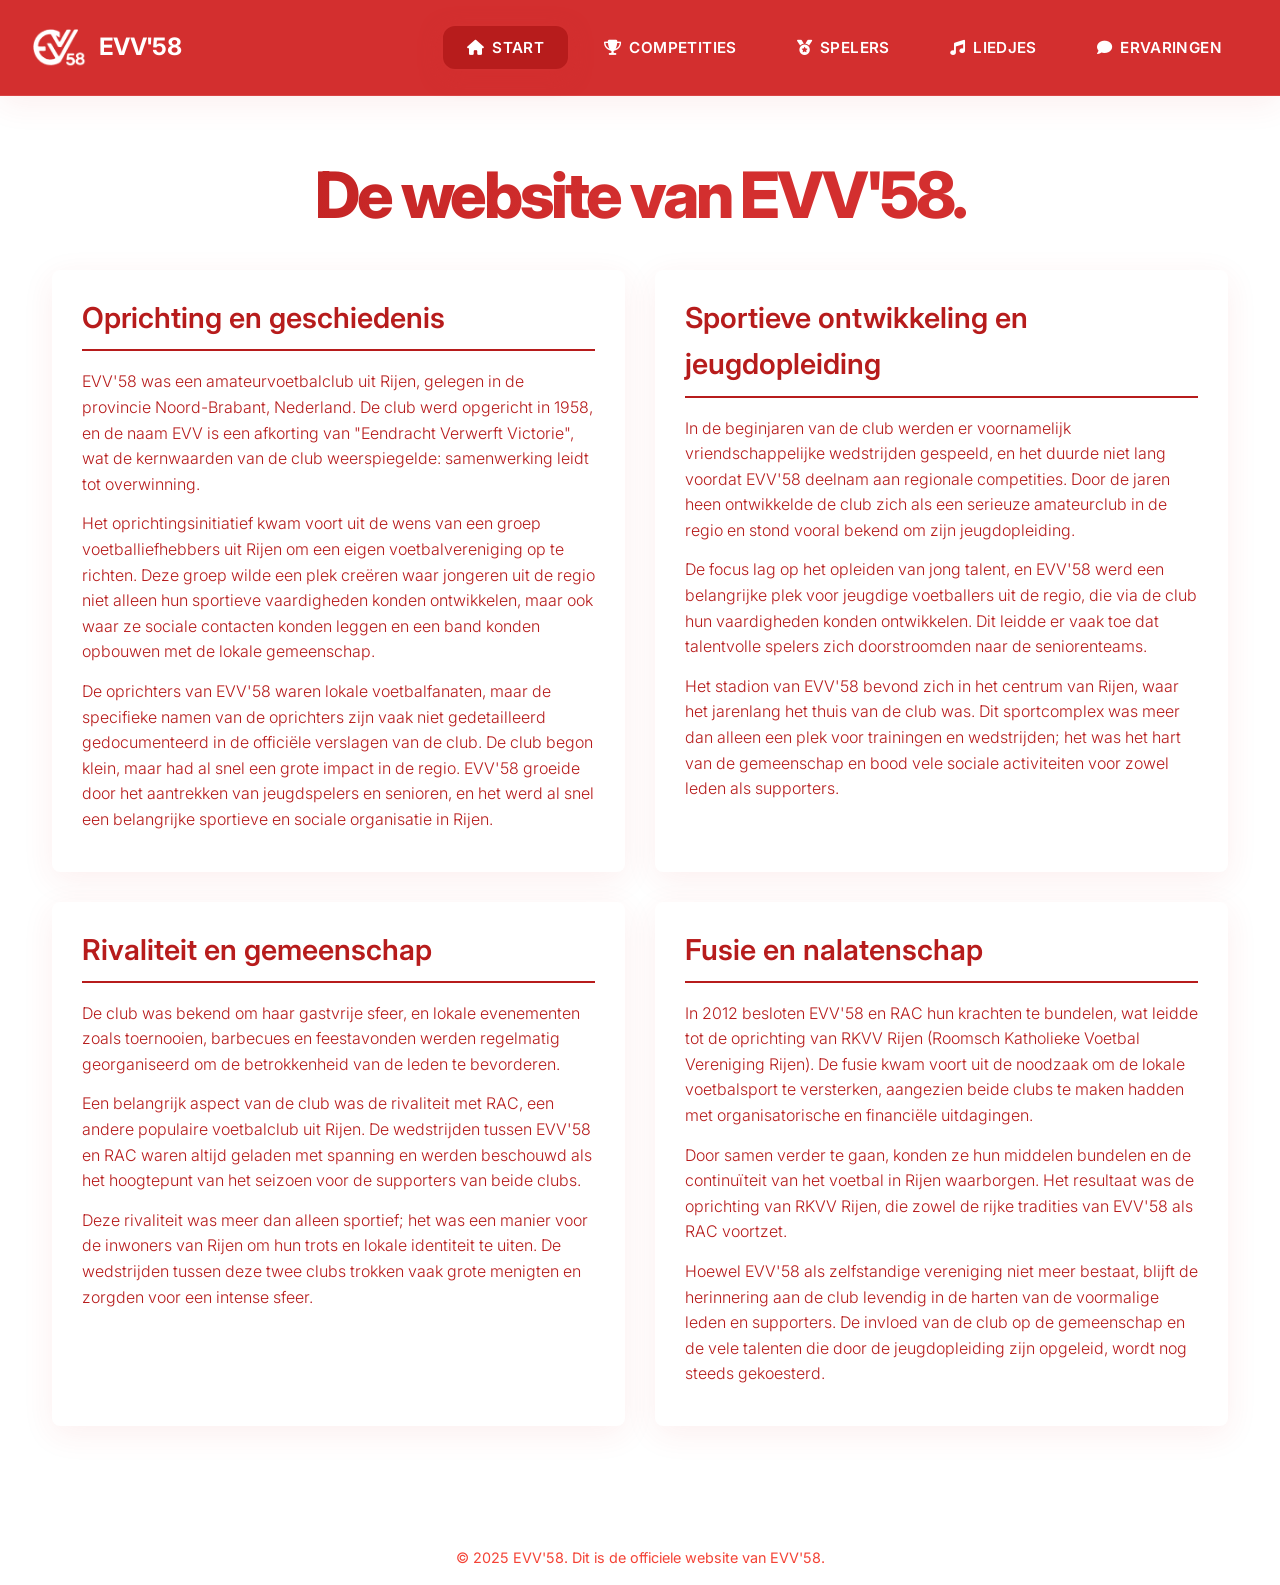
<file: index.html>
<!DOCTYPE html>
<html lang="en">
<head>
    <meta charset="UTF-8">
    <meta name="viewport" content="width=device-width, initial-scale=1.0">
    <title>EVV'58 | Informatie</title>
      <link rel="stylesheet" href="style-minecraft.css" />
  <link
    rel="stylesheet"
    href="https://cdnjs.cloudflare.com/ajax/libs/font-awesome/6.4.0/css/all.min.css"
  />
      <link rel="icon" href="EVV/EVV58Logo.png" type="image/x-icon">
</head>
<body>

<nav id="main-navbar" class="navbar">
  <a class="navbar-logo" style="text-decoration: none;">
    <div class="logo-container">
      <img src="EVV/EVV58LogoWhite.png" alt="EVV'58 Logo" class="logo-image" />
      <span class="logo-text">EVV'58</span>
    </div>
  </a>
  <div class="navbar-links">
    <button class="nav-btn active" data-section="home-section">
      <i class="fas fa-solid fa-house"></i>
      <span>START</span>
    </button>
    <button class="nav-btn" data-section="first-section">
      <i class="fas fa-solid fa-trophy"></i>
      <span>COMPETITIES</span>
    </button>
    <button class="nav-btn" data-section="second-section">
      <i class="fas fa-solid fa-medal"></i>
      <span>SPELERS</span>
    </button>
    <button class="nav-btn" data-section="third-section">
      <i class="fas fa-solid fa-music"></i>
      <span>LIEDJES</span>
    </button>
    <button class="nav-btn" data-section="fourth-section">
  <i class="fas fa-solid fa-comment"></i>
  <span>ERVARINGEN</span>
</button>
  </div>
</nav>

<div id="home-section" class="section">
      <div class="search-box">
    <h1 class="main-title">De website van EVV'58.</h1>
  </div>
    <div class="evv-container">

    <section class="evv-section">
      <h2 class="evv-section__heading">Oprichting en geschiedenis</h2>
      <p class="evv-section__paragraph">EVV'58 was een amateurvoetbalclub uit Rijen, gelegen in de provincie Noord-Brabant, Nederland. De club werd opgericht in 1958, en de naam EVV is een afkorting van "Eendracht Verwerft Victorie", wat de kernwaarden van de club weerspiegelde: samenwerking leidt tot overwinning.</p>
      <p class="evv-section__paragraph">Het oprichtingsinitiatief kwam voort uit de wens van een groep voetballiefhebbers uit Rijen om een eigen voetbalvereniging op te richten. Deze groep wilde een plek creëren waar jongeren uit de regio niet alleen hun sportieve vaardigheden konden ontwikkelen, maar ook waar ze sociale contacten konden leggen en een band konden opbouwen met de lokale gemeenschap.</p>
      <p class="evv-section__paragraph">De oprichters van EVV'58 waren lokale voetbalfanaten, maar de specifieke namen van de oprichters zijn vaak niet gedetailleerd gedocumenteerd in de officiële verslagen van de club. De club begon klein, maar had al snel een grote impact in de regio. EVV'58 groeide door het aantrekken van jeugdspelers en senioren, en het werd al snel een belangrijke sportieve en sociale organisatie in Rijen.</p>
    </section>

    <section class="evv-section">
      <h2 class="evv-section__heading">Sportieve ontwikkeling en jeugdopleiding</h2>
      <p class="evv-section__paragraph">In de beginjaren van de club werden er voornamelijk vriendschappelijke wedstrijden gespeeld, en het duurde niet lang voordat EVV'58 deelnam aan regionale competities. Door de jaren heen ontwikkelde de club zich als een serieuze amateurclub in de regio en stond vooral bekend om zijn jeugdopleiding.</p>
      <p class="evv-section__paragraph">De focus lag op het opleiden van jong talent, en EVV'58 werd een belangrijke plek voor jeugdige voetballers uit de regio, die via de club hun vaardigheden konden ontwikkelen. Dit leidde er vaak toe dat talentvolle spelers zich doorstroomden naar de seniorenteams.</p>
      <p class="evv-section__paragraph">Het stadion van EVV'58 bevond zich in het centrum van Rijen, waar het jarenlang het thuis van de club was. Dit sportcomplex was meer dan alleen een plek voor trainingen en wedstrijden; het was het hart van de gemeenschap en bood vele sociale activiteiten voor zowel leden als supporters.</p>
    </section>

    <section class="evv-section">
      <h2 class="evv-section__heading">Rivaliteit en gemeenschap</h2>
      <p class="evv-section__paragraph">De club was bekend om haar gastvrije sfeer, en lokale evenementen zoals toernooien, barbecues en feestavonden werden regelmatig georganiseerd om de betrokkenheid van de leden te bevorderen.</p>
      <p class="evv-section__paragraph">Een belangrijk aspect van de club was de rivaliteit met RAC, een andere populaire voetbalclub uit Rijen. De wedstrijden tussen EVV'58 en RAC waren altijd geladen met spanning en werden beschouwd als het hoogtepunt van het seizoen voor de supporters van beide clubs.</p>
      <p class="evv-section__paragraph">Deze rivaliteit was meer dan alleen sportief; het was een manier voor de inwoners van Rijen om hun trots en lokale identiteit te uiten. De wedstrijden tussen deze twee clubs trokken vaak grote menigten en zorgden voor een intense sfeer.</p>
    </section>

    <section class="evv-section">
      <h2 class="evv-section__heading">Fusie en nalatenschap</h2>
      <p class="evv-section__paragraph">In 2012 besloten EVV'58 en RAC hun krachten te bundelen, wat leidde tot de oprichting van RKVV Rijen (Roomsch Katholieke Voetbal Vereniging Rijen). De fusie kwam voort uit de noodzaak om de lokale voetbalsport te versterken, aangezien beide clubs te maken hadden met organisatorische en financiële uitdagingen.</p>
      <p class="evv-section__paragraph">Door samen verder te gaan, konden ze hun middelen bundelen en de continuïteit van het voetbal in Rijen waarborgen. Het resultaat was de oprichting van RKVV Rijen, die zowel de rijke tradities van EVV'58 als RAC voortzet.</p>
      <p class="evv-section__paragraph">Hoewel EVV'58 als zelfstandige vereniging niet meer bestaat, blijft de herinnering aan de club levendig in de harten van de voormalige leden en supporters. De invloed van de club op de gemeenschap en de vele talenten die door de jeugdopleiding zijn opgeleid, wordt nog steeds gekoesterd.</p>
    </section>
  </div>
</div>

<div id="first-section" class="section" style="display:none;">
    <div class="search-box">
    <h1 class="main-title">De competities van EVV'58.</h1>
  </div>

  <div class="league-table-container">
  <table class="league-table">
    <thead>
      <tr class="header-row">
        <th colspan="2">5e klasse H<br>Amateurvoetbal Zuid I 2001-2002</th>
        <th></th>
        <th></th>
        <th></th>
        <th></th>
        <th></th>
        <th></th>
        <th></th>
      </tr>
    </thead>
    <tbody>
      <tr><td>1</td><td><a href="#">Waspik</a></td><td>22</td><td>14</td><td>2</td><td>6</td><td>44</td><td>56</td><td>23</td></tr>
      <tr><td>2</td><td><a href="#">Right'Oh</a></td><td>22</td><td>12</td><td>7</td><td>3</td><td>43</td><td>58</td><td>27</td></tr>
      <tr><td>3</td><td><a href="#">Blauw Wit'81</a></td><td>22</td><td>13</td><td>4</td><td>5</td><td>43</td><td>67</td><td>39</td></tr>
      <tr><td>4</td><td><a href="#">RAC</a></td><td>22</td><td>11</td><td>5</td><td>6</td><td>38</td><td>46</td><td>26</td></tr>
      <tr><td>5</td><td><a href="#">DVVC</a></td><td>22</td><td>10</td><td>5</td><td>7</td><td>35</td><td>56</td><td>31</td></tr>
      <tr><td>6</td><td><a href="#">SC Elshout</a></td><td>22</td><td>10</td><td>4</td><td>8</td><td>34</td><td>39</td><td>35</td></tr>
      <tr><td>7</td><td><a href="#">Irene'58</a></td><td>22</td><td>9</td><td>5</td><td>8</td><td>32</td><td>60</td><td>48</td></tr>
      <tr><td>8</td><td><a href="#">Herptse Boys</a></td><td>22</td><td>9</td><td>5</td><td>8</td><td>32</td><td>41</td><td>33</td></tr>
      <tr><td>9</td><td><a href="#">Heusden</a></td><td>22</td><td>8</td><td>6</td><td>8</td><td>30</td><td>52</td><td>37</td></tr>
      <tr><td>10</td><td><a href="#">Dussense Boys</a></td><td>22</td><td>5</td><td>6</td><td>11</td><td>21</td><td>28</td><td>43</td></tr>
      <tr><td>11</td><td><a href="#">OVV'67</a></td><td>22</td><td>4</td><td>2</td><td>16</td><td>14</td><td>20</td><td>73</td></tr>
      <tr class="highlighted"><td>12</td><td><a href="#">EVV'58</a></td><td>22</td><td>1</td><td>1</td><td>20</td><td>4</td><td>12</td><td>120</td></tr>
    </tbody>
  </table>
</div>

<div class="league-table-container">
  <table class="league-table">
    <thead>
      <tr class="header-row">
        <th colspan="2">6e klasse D<br>Amateurvoetbal Zuid I 2000-2001</th>
        <th></th>
        <th></th>
        <th></th>
        <th></th>
        <th></th>
        <th></th>
        <th></th>
      </tr>
    </thead>
    <tbody>
      <tr><td>1</td><td><a href="#">Heusden</a></td><td>22</td><td>17</td><td>1</td><td>4</td><td>52</td><td>81</td><td>28</td></tr>
      <tr><td>2</td><td><a href="#">Waspik</a></td><td>22</td><td>15</td><td>5</td><td>2</td><td>50</td><td>73</td><td>25</td></tr>
      <tr><td>3</td><td><a href="#">DVVC</a></td><td>22</td><td>14</td><td>5</td><td>3</td><td>47</td><td>59</td><td>25</td></tr>
      <tr><td>4</td><td><a href="#">UVV'40</a></td><td>22</td><td>12</td><td>3</td><td>7</td><td>39</td><td>55</td><td>27</td></tr>
      <tr><td>5</td><td><a href="#">Herptse Boys</a></td><td>22</td><td>12</td><td>3</td><td>7</td><td>39</td><td>59</td><td>43</td></tr>
      <tr><td>6</td><td><a href="#">Jong Brabant</a></td><td>22</td><td>11</td><td>3</td><td>8</td><td>36</td><td>46</td><td>32</td></tr>
      <tr><td>7</td><td><a href="#">Molenschot</a></td><td>22</td><td>10</td><td>6</td><td>6</td><td>32</td><td>46</td><td>41</td></tr>
      <tr><td>8</td><td><a href="#">SC Elshout</a></td><td>22</td><td>6</td><td>7</td><td>9</td><td>25</td><td>52</td><td>52</td></tr>
      <tr><td>9</td><td><a href="#">Irene'58</a></td><td>22</td><td>7</td><td>4</td><td>11</td><td>25</td><td>47</td><td>68</td></tr>
      <tr><td>10</td><td><a href="#">Blauw Wit'81</a></td><td>22</td><td>6</td><td>2</td><td>14</td><td>20</td><td>52</td><td>79</td></tr>
      <tr><td>11</td><td><a href="#">OVV'67</a></td><td>22</td><td>1</td><td>4</td><td>17</td><td>7</td><td>15</td><td>80</td></tr>
      <tr class="highlighted"><td>12</td><td><a href="#">EVV'58</a></td><td>22</td><td>0</td><td>3</td><td>19</td><td>3</td><td>23</td><td>108</td></tr>
    </tbody>
  </table>
</div>

<div class="league-table-container">
  <table class="league-table">
    <thead>
      <tr class="header-row">
        <th colspan="2">6e klasse D<br>Amateurvoetbal Zuid I 1999-2000</th>
        <th></th>
        <th></th>
        <th></th>
        <th></th>
        <th></th>
        <th></th>
        <th></th>
      </tr>
    </thead>
    <tbody>
      <tr><td>1</td><td><a href="#">Heusden</a></td><td>22</td><td>16</td><td>4</td><td>2</td><td>52</td><td>69</td><td>26</td></tr>
      <tr><td>2</td><td><a href="#">The White Boys</a></td><td>22</td><td>13</td><td>4</td><td>5</td><td>43</td><td>44</td><td>26</td></tr>
      <tr><td>3</td><td><a href="#">SC Elshout</a></td><td>22</td><td>13</td><td>4</td><td>5</td><td>43</td><td>52</td><td>39</td></tr>
      <tr><td>4</td><td><a href="#">Jong Brabant</a></td><td>22</td><td>12</td><td>6</td><td>4</td><td>42</td><td>42</td><td>19</td></tr>
      <tr><td>5</td><td><a href="#">Molenschot</a></td><td>22</td><td>11</td><td>4</td><td>7</td><td>37</td><td>41</td><td>38</td></tr>
      <tr><td>6</td><td><a href="#">VCB</a></td><td>22</td><td>11</td><td>1</td><td>10</td><td>34</td><td>63</td><td>43</td></tr>
      <tr class="highlighted"><td>7</td><td><a href="#">EVV'58</a></td><td>22</td><td>9</td><td>5</td><td>8</td><td>32</td><td>35</td><td>31</td></tr>
      <tr><td>8</td><td><a href="#">DVVC</a></td><td>22</td><td>9</td><td>4</td><td>9</td><td>31</td><td>45</td><td>41</td></tr>
      <tr><td>9</td><td><a href="#">Herptse Boys</a></td><td>22</td><td>5</td><td>4</td><td>13</td><td>19</td><td>44</td><td>58</td></tr>
      <tr><td>10</td><td><a href="#">OVV'67</a></td><td>22</td><td>4</td><td>7</td><td>11</td><td>19</td><td>22</td><td>41</td></tr>
      <tr><td>11</td><td><a href="#">Blauw Wit'81</a></td><td>22</td><td>3</td><td>5</td><td>14</td><td>14</td><td>31</td><td>68</td></tr>
      <tr><td>12</td><td><a href="#">GESTA</a></td><td>22</td><td>0</td><td>4</td><td>18</td><td>4</td><td>8</td><td>66</td></tr>
    </tbody>
  </table>
</div>

<div class="league-table-container">
  <table class="league-table">
    <thead>
      <tr class="header-row">
        <th colspan="2">6e klasse D<br>Amateurvoetbal Zuid I 1997-1998</th>
        <th></th>
        <th></th>
        <th></th>
        <th></th>
        <th></th>
        <th></th>
        <th></th>
      </tr>
    </thead>
    <tbody>
      <tr><td>1</td><td><a href="#">Dussense Boys</a></td><td>20</td><td>17</td><td>0</td><td>3</td><td>51</td><td>61</td><td>24</td></tr>
      <tr><td>2</td><td><a href="#">SAB</a></td><td>20</td><td>14</td><td>2</td><td>4</td><td>44</td><td>68</td><td>29</td></tr>
      <tr><td>3</td><td><a href="#">Molenschot</a></td><td>20</td><td>13</td><td>4</td><td>3</td><td>43</td><td>53</td><td>18</td></tr>
      <tr><td>4</td><td><a href="#">Irene'58</a></td><td>20</td><td>10</td><td>1</td><td>9</td><td>31</td><td>52</td><td>51</td></tr>
      <tr><td>5</td><td><a href="#">PCP</a></td><td>20</td><td>9</td><td>3</td><td>8</td><td>30</td><td>35</td><td>38</td></tr>
      <tr><td>6</td><td><a href="#">OVV'67</a></td><td>20</td><td>8</td><td>3</td><td>9</td><td>27</td><td>39</td><td>43</td></tr>
      <tr><td>7</td><td><a href="#">Groen Wit</a></td><td>20</td><td>6</td><td>7</td><td>7</td><td>25</td><td>38</td><td>39</td></tr>
      <tr><td>8</td><td><a href="#">DVVC</a></td><td>20</td><td>6</td><td>6</td><td>8</td><td>24</td><td>29</td><td>32</td></tr>
      <tr><td>9</td><td><a href="#">Ulicoten</a></td><td>20</td><td>3</td><td>6</td><td>11</td><td>15</td><td>34</td><td>62</td></tr>
      <tr class="highlighted"><td>10</td><td><a href="#">EVV'58</a></td><td>20</td><td>3</td><td>3</td><td>14</td><td>12</td><td>30</td><td>63</td></tr>
      <tr><td>11</td><td><a href="#">GESTA</a></td><td>20</td><td>1</td><td>5</td><td>14</td><td>8</td><td>20</td><td>60</td></tr>
      <tr><td>12</td><td><a href="#">FC Ewab</a></td><td></td><td></td><td></td><td></td><td></td><td></td><td></td></tr>
    </tbody>
  </table>
</div>

<div class="league-table-container">
  <table class="league-table">
    <thead>
      <tr class="header-row">
        <th colspan="2">5e klasse D<br>Amateurvoetbal Zuid I 1996-1997</th>
        <th></th>
        <th></th>
        <th></th>
        <th></th>
        <th></th>
        <th></th>
        <th></th>
      </tr>
    </thead>
    <tbody>
      <tr><td>1</td><td><a href="#">GFC'93</a></td><td>22</td><td>15</td><td>2</td><td>5</td><td>47</td><td>62</td><td>33</td></tr>
      <tr><td>2</td><td><a href="#">Hieronymus</a></td><td>22</td><td>14</td><td>3</td><td>5</td><td>45</td><td>59</td><td>30</td></tr>
      <tr><td>3</td><td><a href="#">RAC</a></td><td>22</td><td>12</td><td>6</td><td>4</td><td>42</td><td>46</td><td>25</td></tr>
      <tr><td>4</td><td><a href="#">VIOLA</a></td><td>22</td><td>12</td><td>5</td><td>5</td><td>41</td><td>56</td><td>24</td></tr>
      <tr><td>5</td><td><a href="#">Gloria UC</a></td><td>22</td><td>10</td><td>2</td><td>10</td><td>32</td><td>44</td><td>48</td></tr>
      <tr><td>6</td><td><a href="#">Riel</a></td><td>22</td><td>9</td><td>4</td><td>9</td><td>31</td><td>36</td><td>39</td></tr>
      <tr><td>7</td><td><a href="#">Chaam</a></td><td>22</td><td>9</td><td>3</td><td>10</td><td>30</td><td>44</td><td>38</td></tr>
      <tr><td>8</td><td><a href="#">Velocitas'31</a></td><td>22</td><td>7</td><td>8</td><td>7</td><td>29</td><td>43</td><td>36</td></tr>
      <tr><td>9</td><td><a href="#">Neerlandia'31</a></td><td>22</td><td>6</td><td>6</td><td>10</td><td>24</td><td>40</td><td>54</td></tr>
      <tr><td>10</td><td><a href="#">Broekhoven</a></td><td>22</td><td>6</td><td>3</td><td>13</td><td>21</td><td>41</td><td>51</td></tr>
      <tr class="highlighted"><td>11</td><td><a href="#">EVV'58</a></td><td>22</td><td>5</td><td>4</td><td>13</td><td>19</td><td>30</td><td>75</td></tr>
      <tr><td>12</td><td><a href="#">SAB</a></td><td>22</td><td>2</td><td>4</td><td>16</td><td>10</td><td>28</td><td>76</td></tr>
    </tbody>
  </table>
</div>

<div class="league-table-container">
  <table class="league-table">
    <thead>
      <tr class="header-row">
        <th colspan="2">4e klasse F<br>Amateurvoetbal Zuid I 1988-1989</th>
        <th></th>
        <th></th>
        <th></th>
        <th></th>
        <th></th>
        <th></th>
        <th></th>
      </tr>
    </thead>
    <tbody>
      <tr><td>1</td><td><a href="#">Dongen</a></td><td>22</td><td>13</td><td>4</td><td>5</td><td>30</td><td>40</td><td>19</td></tr>
      <tr><td>2</td><td><a href="#">Terheijden</a></td><td>22</td><td>10</td><td>8</td><td>4</td><td>28</td><td>40</td><td>20</td></tr>
      <tr><td>3</td><td><a href="#">Bavel</a></td><td>22</td><td>11</td><td>6</td><td>5</td><td>28</td><td>37</td><td>23</td></tr>
      <tr><td>4</td><td><a href="#">RAC</a></td><td>22</td><td>11</td><td>5</td><td>6</td><td>27</td><td>30</td><td>18</td></tr>
      <tr><td>5</td><td><a href="#">Beek Vooruit</a></td><td>22</td><td>10</td><td>7</td><td>5</td><td>27</td><td>32</td><td>24</td></tr>
      <tr><td>6</td><td><a href="#">Right'Oh</a></td><td>22</td><td>10</td><td>6</td><td>6</td><td>26</td><td>40</td><td>32</td></tr>
      <tr><td>7</td><td><a href="#">Madese Boys</a></td><td>22</td><td>10</td><td>6</td><td>6</td><td>26</td><td>36</td><td>31</td></tr>
      <tr><td>8</td><td><a href="#">Gilze</a></td><td>22</td><td>6</td><td>10</td><td>6</td><td>22</td><td>30</td><td>27</td></tr>
      <tr><td>9</td><td><a href="#">VCW</a></td><td>22</td><td>7</td><td>3</td><td>12</td><td>17</td><td>33</td><td>46</td></tr>
      <tr><td>10</td><td><a href="#">UVV'40</a></td><td>22</td><td>4</td><td>6</td><td>12</td><td>14</td><td>22</td><td>43</td></tr>
      <tr class="highlighted"><td>11</td><td><a href="#">EVV'58</a></td><td>22</td><td>3</td><td>4</td><td>15</td><td>10</td><td>24</td><td>54</td></tr>
      <tr><td>12</td><td><a href="#">Advendo</a></td><td>22</td><td>3</td><td>3</td><td>16</td><td>9</td><td>16</td><td>43</td></tr>
    </tbody>
  </table>
</div>

</div>

  <div id="second-section" class="section" style="display:none;">
        <div class="search-box">
      <h1 class="main-title">De spelers van EVV'58.</h1>
<div class="msl-search">
    <input type="text" placeholder="Zoek een speler.." id="msl-search-input">
  </div>
</div>
  <div class="msl-wrapper">

<div class="msl-server-card">
  <div class="msl-server-details">
    <h2 class="msl-server-name">Kees Tijs</h2>
    <p class="msl-server-description">
      <p><a href="#" class="open-modal" data-player="player1">Klik voor de volledige foto.</a></p>
      <br>
    </p>
  </div>
  <div class="msl-server-status">
    <img src="EVV/KeesTijs.png" 
         alt="Goose" style="width:150px; border-radius:8px;">
  </div>
</div>

<div class="msl-server-card">
  <div class="msl-server-details">
    <h2 class="msl-server-name">Charol Wijnands</h2>
    <p class="msl-server-description">
      <p><a href="#" class="open-modal" data-player="player1">Klik voor de volledige foto.</a></p>
      <br>
    </p>
  </div>
  <div class="msl-server-status">
    <img src="EVV/CharolWijnands.png" 
         alt="Goose" style="width:150px; border-radius:8px;">
  </div>
</div>

<div class="msl-server-card">
  <div class="msl-server-details">
    <h2 class="msl-server-name">Theo Wagenmakers</h2>
    <p class="msl-server-description">
      <p><a href="#" class="open-modal" data-player="player1">Klik voor de volledige foto.</a></p>
      <br>
    </p>
  </div>
  <div class="msl-server-status">
    <img src="EVV/TheoWagenmakers.png" 
         alt="Goose" style="width:150px; border-radius:8px;">
  </div>
</div>

<div class="msl-server-card">
  <div class="msl-server-details">
    <h2 class="msl-server-name">Twan Jansen</h2>
    <p class="msl-server-description">
      <p><a href="#" class="open-modal" data-player="player1">Klik voor de volledige foto.</a></p>
      <br>
    </p>
  </div>
  <div class="msl-server-status">
    <img src="EVV/TwanJansen.png" 
         alt="Goose" style="width:150px; border-radius:8px;">
  </div>
</div>

<div class="msl-server-card">
  <div class="msl-server-details">
    <h2 class="msl-server-name">Thijs Broers</h2>
    <p class="msl-server-description">
      <p><a href="#" class="open-modal" data-player="player1">Klik voor de volledige foto.</a></p>
      <br>
    </p>
  </div>
  <div class="msl-server-status">
    <img src="EVV/ThijsBroers.png" 
         alt="Goose" style="width:150px; border-radius:8px;">
  </div>
</div>

<div class="msl-server-card">
  <div class="msl-server-details">
    <h2 class="msl-server-name">Piet van Kuik</h2>
    <p class="msl-server-description">
      <p><a href="#" class="open-modal" data-player="player1">Klik voor de volledige foto.</a></p>
      <br>
    </p>
  </div>
  <div class="msl-server-status">
    <img src="EVV/PietvanKuik.png" 
         alt="Goose" style="width:150px; border-radius:8px;">
  </div>
</div>

<div class="msl-server-card">
  <div class="msl-server-details">
    <h2 class="msl-server-name">Jan Hoppenbrouwers</h2>
    <p class="msl-server-description">
      <p><a href="#" class="open-modal" data-player="player1">Klik voor de volledige foto.</a></p>
      <br>
    </p>
  </div>
  <div class="msl-server-status">
    <img src="EVV/JanHoppenbrouwers.png" 
         alt="Goose" style="width:150px; border-radius:8px;">
  </div>
</div>

<div class="msl-server-card">
  <div class="msl-server-details">
    <h2 class="msl-server-name">Wil Goeiers</h2>
    <p class="msl-server-description">
      <p><a href="#" class="open-modal" data-player="player1">Klik voor de volledige foto.</a></p>
      <br>
    </p>
  </div>
  <div class="msl-server-status">
    <img src="EVV/WilGoeiers.png" 
         alt="Goose" style="width:150px; border-radius:8px;">
  </div>
</div>

<div class="msl-server-card">
  <div class="msl-server-details">
    <h2 class="msl-server-name">Jos van de Werf</h2>
    <p class="msl-server-description">
      <p><a href="#" class="open-modal" data-player="player1">Klik voor de volledige foto.</a></p>
      <br>
    </p>
  </div>
  <div class="msl-server-status">
    <img src="EVV/JosvandeWerf.png" 
         alt="Goose" style="width:150px; border-radius:8px;">
  </div>
</div> 

<div class="msl-server-card">
  <div class="msl-server-details">
    <h2 class="msl-server-name">Sjef van Lil</h2>
    <p class="msl-server-description">
      <p><a href="#" class="open-modal" data-player="player1">Klik voor de volledige foto.</a></p>
      <br>
    </p>
  </div>
  <div class="msl-server-status">
    <img src="EVV/SjefvanLil.png" 
         alt="Goose" style="width:150px; border-radius:8px;">
  </div>
</div> 

<div class="msl-server-card">
  <div class="msl-server-details">
    <h2 class="msl-server-name">Jac van Mook</h2>
    <p class="msl-server-description">
      <p><a href="#" class="open-modal" data-player="player1">Klik voor de volledige foto.</a></p>
      <br>
    </p>
  </div>
  <div class="msl-server-status">
    <img src="EVV/JacvanMook.png" 
         alt="Goose" style="width:150px; border-radius:8px;">
  </div>
</div> 

<div class="msl-server-card">
  <div class="msl-server-details">
    <h2 class="msl-server-name">Gerrit Jansen</h2>
    <p class="msl-server-description">
      <p><a href="#" class="open-modal" data-player="player1">Klik voor de volledige foto.</a></p>
      <br>
    </p>
  </div>
  <div class="msl-server-status">
    <img src="EVV/GerritJansen.png" 
         alt="Goose" style="width:150px; border-radius:8px;">
  </div>
</div> 

  </div>
</div>
<div id="third-section" class="section" style="display:none;">
  <div class="search-box">
    <h1 class="main-title">De liedjes van EVV'58.</h1>
  </div>
  <div class="msl-wrapper">

    <div class="msl-server-card">
      <div class="msl-server-details">
        <h2 class="msl-server-name">EVV Lied 1</h2>
        <div class="audio-controls">
          <button id="btn-audio1" class="play-button" onclick="toggleSong('audio1', 'progress1', 'btn-audio1')">
            <i class="fas fa-play"></i> Speel af
          </button>
          <input type="range" id="progress1" value="0" step="0.1" min="0" max="100" 
                 onchange="seekSong('audio1', this.value)">
        </div>
        <audio id="audio1" src="EVVMUZIEK/EVV lied 1 harder.mp3"></audio>
      </div>
      <div class="msl-server-status">
        <img src="EVVMUZIEK/Evv liedje afbeelding.jpg" 
             alt="Lied Afbeelding" style="width:150px; border-radius:8px;">
      </div>
    </div>

    <div class="msl-server-card">
      <div class="msl-server-details">
        <h2 class="msl-server-name">EVV Lied 2</h2>
        <div class="audio-controls">
          <button id="btn-audio2" class="play-button" onclick="toggleSong('audio2', 'progress2', 'btn-audio2')">
            <i class="fas fa-play"></i> Speel af
          </button>
          <input type="range" id="progress2" value="0" step="0.1" min="0" max="100" 
                 onchange="seekSong('audio2', this.value)">
        </div>
        <audio id="audio2" src="EVVMUZIEK/EVV lied 2 harder.mp3"></audio>
      </div>
      <div class="msl-server-status">
        <img src="EVVMUZIEK/Evv liedje afbeelding.jpg" 
             alt="Lied Afbeelding" style="width:150px; border-radius:8px;">
      </div>
    </div>

  </div>
</div>

<div id="fourth-section" class="section" style="display:none;">
  <div class="search-box">
    <h1 class="main-title">Ervaringen met EVV'58.</h1>
  </div>

<div class="ervaringen-container">

  <div class="ervaring-card">
    <div class="ervaring-header">
      <img src="EVV/EllesVelthaak.png" alt="Profielfoto" class="ervaring-foto">
      <h3 class="ervaring-naam">Elles Velthaak</h3>
    </div>
    <p class="ervaring-tekst">
      Mijn ervaring met E.V.V.'58.

Evv, de club van onze familie. De kleuren rood-wit zat in onze genen. Zo voelde het voor mij als jong kind en nu als volwassen vrouw nog steeds.
Als jong meisje hoorde ik hoe mijn vader de club evv heeft samengesteld. Als je een echte voetbalclub wilde zijn moest je ook een bestuur hebben. In de buurt wist hij de buurman zover te krijgen om voorzitter van de club te worden zijn vader secretaris en andere buurtgenoten penningmeester of gewoon bestuurslid.
Ik was altijd trots op dat verhaal. Want hoe mooi is het dat je kan zeggen; deze club heeft mijn vader opgericht.
Ik kende mijn vader niet anders dan voorzitter van EVV, Gerard Timmermans als penningmeester en Joep Timmermans als secretaris. Daarnaast kende ik nog wat bestuursleden.
Om die mensen te leren kennen was allemaal niet zo moeilijk voor mij. Want na het avondeten ging mijn vader regelmatig nog naar de voetbalvereniging. Zodra ik hem maar zag opstaan zei ik al; Mag mee?
En daar gingen we dan weer; met z'n tweeën richting de voetbalclub.
Mijn vader ging dan het een en ander regelen en Ik ging bij de trainingen kijken. In het weekend ging ik regelmatig mee om naar een wedstrijd te kijken.
Vooral de belangrijke wedstrijden tegen RAC of tegen Gilze wilde ik niet missen.
Daar kwamen altijd veel mensen op af.

Toen de club groter en groter werd, moest je zelfs bij de entree gaan betalen om de wedstrijd te kunnen zien. Ik vond het als jong kind dan altijd stoer als ik als; dochter van de voorzitter, zo door mocht lopen. Ik leek wel een VIP.

Er was altijd een unieke sfeer binnen de club. Er werden naast voetbal ook andere dingen georganiseerd. Voor de jeugd maar ook voor de volwassenen Joker- en Rik kaart avonden. Er was ook een bijzondere band met een voetbalclub uit Gerolstein in Duitsland. Wat zorgde voor leuke contacten en uitwisselingen.

Op een bepaald moment, gaf ik bij mijn vader aan dat ik ook bij EVV wilde voetballen. En zo geschiedde. Ik werd lid en ging op zondagochtend bij het dames elftal voetballen.
We waren geen sterren team, maar wat heb ik genoten van het team en het sportieve voetbalspel.

E.V.V. stond echt bekend als fijn, gemoedelijk clubje. Zo jammer dat er op een bepaald moment gefuseerd moest gaan worden. Want de nu grote samengevoegde club V.V. Rijen kon toch niet tippen aan die unieke E.V.V. sfeer.

Ik kijk dus met een warm en trots gevoel terug op die mooie E.V.V. tijd. 
    </p>
    <button class="toggle-btn" style="display:none;">...Meer</button>
  </div>

</div>
</div>

<div id="player1" class="modal">
  <div class="modal-content">
    <span class="close-btn">&times;</span>
    <img src="EVV/Team1Nummers.png" alt="Player 1 Image" />
    <div class="name-list">
      <h3>Spelers:</h3>
      <ol>
        <li>Charol Wijnands</li>
        <li>Theo Wagenmakers</li>
        <li>Twan Jansen</li>
        <li>Thijs Broers</li>
        <li>Piet van Kuik</li>
        <li>Jan Hoppenbrouwers</li>
        <li>Kees Tijs</li>
        <li>Wil Goeiers</li>
        <li>Jos van de Werf</li>
        <li>Sjef van Lil</li>
        <li>Jac van Mook</li>
        <li>Gerrit Jansen</li>
      </ol>
    </div>
  </div>
</div>

    <div class="copyright-container">
    <h5>© 2025 EVV'58. Dit is de officiele website van EVV'58.</h5>
  </div>

  <script>
      // Get all description links
  const links = document.querySelectorAll('.open-modal');
  const modals = document.querySelectorAll('.modal');
  
  links.forEach(link => {
    link.addEventListener('click', (e) => {
      e.preventDefault();
      const playerId = e.target.getAttribute('data-player');
      document.getElementById(playerId).style.display = 'block';
    });
  });

  // Close buttons
  modals.forEach(modal => {
    modal.querySelector('.close-btn').addEventListener('click', () => {
      modal.style.display = 'none';
    });
  });

  // Close modal when clicking outside modal content
  window.addEventListener('click', (e) => {
    modals.forEach(modal => {
      if (e.target === modal) {
        modal.style.display = 'none';
      }
    });
  });

document.querySelectorAll('.ervaring-card').forEach(card => {
  const tekstEl = card.querySelector('.ervaring-tekst');
  const button = card.querySelector('.toggle-btn');
  const origineleTekst = tekstEl.textContent.trim();

  // Stel limiet in (bijv. 150 tekens)
  const maxLengte = 150;

  if (origineleTekst.length > maxLengte) {
    const ingekorteTekst = origineleTekst.slice(0, maxLengte) + "...";
    tekstEl.textContent = ingekorteTekst;
    button.style.display = "inline";

    let ingeklapt = true;

    button.addEventListener('click', () => {
      if (ingeklapt) {
        tekstEl.textContent = origineleTekst;
        button.textContent = "...Minder";
      } else {
        tekstEl.textContent = ingekorteTekst;
        button.textContent = "...Meer";
      }
      ingeklapt = !ingeklapt;
    });
  }
});
  </script>
    <script src="script-minecraft.js"></script>
</body>
</html>
</file>
<file: style-minecraft.css>
@import url('https://fonts.googleapis.com/css2?family=Inter:wght@300;400;500;600;700;800&display=swap');

:root {
  --primary-orange: #d32f2f;          /* red */
  --primary-orange-dark: #b71c1c;     /* dark red */
  --orange: #d32f2f;                  /* red */
  --darkorange: #b71c1c;              /* dark red */

  /* Light mode colors */
  --text-primary: #b71c1c;            /* dark red */
  --text-secondary: #f44336;          /* red */
  --text-secondary-light: #ef9a9a;    /* light red */
  --text-light: #d32f2f;              /* red */

  --background-light: #ffffff;        /* white */
  --bg-gradient-light: White;
  --glass-light: rgba(255, 255, 255, 0.9);
  --glass-border-light: rgba(255, 255, 255, 0.2);
  --shadow-soft-light: 0 8px 32px rgba(211, 47, 47, 0.08);
  --shadow-hover-light: 0 20px 60px rgba(211, 47, 47, 0.12);

  /* Dark mode colors - changed to grey */
  --text-dark: #d3d3d3;               /* light grey */
  --text-secondary-dark: #a9a9a9;    /* dark grey */
  --bg-gradient-dark: linear-gradient(135deg, #2f2f2f 0%, #555555 100%);
  --glass-dark: rgba(128, 128, 128, 0.9);       /* grey */
  --glass-border-dark: rgba(255, 255, 255, 0.1);
  --shadow-soft-dark: 0 8px 32px rgba(64, 64, 64, 0.2); /* darker grey */
  --shadow-hover-dark: 0 20px 60px rgba(64, 64, 64, 0.4);
}

* {
  box-sizing: border-box;
  margin: 0;
  padding: 0;
  font-family: 'Inter', -apple-system, BlinkMacSystemFont, 'Segoe UI', sans-serif;
  transition: all 0.3s ease;
}

body {
  min-height: 100vh;
  background: var(--bg-gradient-light);
  color: var(--text-light);
  overflow-x: hidden;
  line-height: 1.6;
}

body.dark-mode {
  background: var(--bg-gradient-dark);
  color: var(--text-dark);
}

/* Navbar */
.navbar {
  display: flex;
  justify-content: space-between;
  align-items: center;
  background: #d32f2f;
  backdrop-filter: blur(20px);
  color: white;
  padding: 1.5rem 2rem;
  font-family: inherit;
  margin-bottom: 0;
  box-shadow: var(--shadow-soft-light);
  border-bottom: 1px solid rgba(255, 255, 255, 0.1);
  position: sticky;
  top: 0;
  z-index: 100;
}

.logo-container {
  display: flex;
  align-items: center;
  gap: 12px;
}

.logo-image {
  height: 40px; /* adjust as needed */
  width: auto;
  animation: pulse 2s infinite;
}

@keyframes pulse {
  0%, 100% { transform: scale(1); }
  50% { transform: scale(1.1); }
}

.logo-text {
  font-weight: 700;
  font-size: 1.5rem;
  user-select: none;
  color: white;
  letter-spacing: -0.025em;
}

.navbar-links {
  display: flex;
  gap: 0.5rem;
}

.nav-btn {
  background: transparent;
  border: 2px solid transparent;
  color: white;
  padding: 0.75rem 1.5rem;
  font-size: 0.95rem;
  font-weight: 600;
  cursor: pointer;
  font-family: inherit;
  border-radius: 14px;
  transition: all 0.3s ease;
  letter-spacing: 0.025em;
  display: flex;
  align-items: center;
  gap: 8px;
}

.nav-btn:hover {
  color: white;
  background: rgba(255, 255, 255, 0.1);
  border-color: rgba(163, 87, 159, 0.1);
  transform: translateY(-2px);
}

.nav-btn.active {
  color: white;
  background: #b71c1c;
  border-color: var(--primary-orange);
  box-shadow: 0 6px 20px rgba(211, 47, 47, 0.9);
}

body.dark-mode .navbar {
  box-shadow: var(--shadow-soft-dark);
}

/* Section Containers */
.section {
  padding: 0rem 2rem 2rem;
}

.search-box {
  padding: 4rem 2rem 0rem 2rem;
}

/* Profile Section */
.container-unique {
  background: var(--glass-light);
  max-width: 700px;
  margin: 20px auto;
  border-radius: 16px;
  padding: 2rem;
}

.dark-mode .container-unique {
  background: var(--glass-dark);
  max-width: 700px;
  margin: 20px auto;
  border-radius: 16px;
  padding: 2rem;
}

.heading-unique {
  font-size: 2rem;
  font-weight: 700;
  margin-bottom: 2rem;
  text-align: center;
  color: var(--orange);
}

.input-unique,
.button-unique {
  font-size: 1rem;
  border-radius: 12px;
}

.input-unique {
  width: 100%;
  max-width: 480px;
  padding: 1rem;
  border: 2px solid rgba(255, 140, 66, 0.1);
  background: var(--glass-light);
  color: var(--text-light);
  transition: all 0.3s ease;
}

body.dark-mode .input-unique {
  background: var(--glass-dark);
  border-color: rgba(255, 255, 255, 0.1);
  color: var(--text-dark);
}

.input-unique:focus {
  border-color: var(--orange);
  outline: none;
  box-shadow: 0 0 12px var(--orange);
}

.button-unique {
  padding: 0.9rem 2rem;
  background: linear-gradient(135deg, var(--primary-orange) 0%, var(--primary-orange-dark) 100%);
  border: none;
  color: white;
  font-weight: 600;
  cursor: pointer;
  box-shadow: 0 8px 30px rgba(255, 255, 255, 0.1);;
  transition: all 0.3s ease;
  user-select: none;
}

.button-unique:hover {
  filter: brightness(1.15);
  box-shadow: 0 10px 40px rgba(255, 255, 255, 0.1);;
}

.button-unique:focus {
  outline: 3px solid var(--primary-orange);
  outline-offset: 2px;
}

  
/* Server List Section */
.msl-wrapper {
  max-width:1000px;
  margin:0 auto;
  border-radius:16px;
  padding:2rem;
}

.msl-title {
  text-align:center;
  font-size:2rem;
  margin-bottom:2rem;
  color:var(--orange);
}

.msl-search {
  display: flex;
  justify-content: center; /* centers horizontally */
  margin-bottom: 2rem;     /* adds spacing below search bar */
}

.msl-search input {
  width: 100%;
  max-width: 480px;
  padding: 1rem;
  border: 2px solid #d32f2f;
  background: var(--glass-light);
  color: var(--text-light);
  border-radius: 12px;
  transition: all 0.3s ease;
  font-size: 1rem;
}

body.dark-mode .msl-search input {
  background:var(--glass-dark);
  border-color: #d32f2f;
  color:var(--text-dark);
}

.msl-search input:focus {
  border-color: var(--orange);
  outline: none;
  box-shadow: 0 0 12px var(--orange);
}

.msl-server-card {
  background:var(--glass-light);
  border:1px solid var(--glass-border-light);
  border-left: 5px solid var(--orange);
  border-radius:16px;
  padding:1.5rem;
  margin-bottom:1.5rem;
  display:flex;
  flex-wrap:wrap;
  justify-content:space-between;
  align-items:center;
  box-shadow:var(--shadow-soft-light);
  transition:transform 0.3s ease, box-shadow 0.3s ease;
}

body.dark-mode .msl-server-card {
  background:var(--glass-dark);
  border-color:var(--glass-border-dark);
  box-shadow:var(--shadow-soft-dark);
  border-left: 5px solid var(--orange);
}

.msl-server-card:hover {
  transform:translateY(-5px);
  box-shadow:var(--shadow-hover-light);
}

body.dark-mode .msl-server-card:hover {
  box-shadow:var(--shadow-hover-dark);
}

.msl-server-details { flex:2; }
.msl-server-status { flex:1; text-align:right; min-width:200px; }

.msl-server-name {
  font-size:1.3rem;
  color:var(--orange);
  margin-bottom:0.5rem;
}

.msl-server-ip,
.msl-server-description,
.msl-server-players {
  color:var(--text-secondary-light);
  font-size:1rem;
  margin-bottom:0.5rem;
}

body.dark-mode .msl-server-ip,
body.dark-mode .msl-server-description,
body.dark-mode .msl-server-players {
  color:var(--text-secondary-dark);
}

.msl-copy-button {
  background:linear-gradient(135deg,var(--orange),var(--darkorange));
  color:#fff;
  border:none;
  border-radius:12px;
  padding:0.8rem 1.2rem;
  font-weight:600;
  cursor:pointer;
  box-shadow:0 6px 20px rgba(255, 255, 255, 0.1);
}

.msl-copy-button:hover {
  background:linear-gradient(135deg,var(--darkorange),#4f8cc9);
  transform:translateY(-2px);
  box-shadow:0 12px 32px rgba(255, 255, 255, 0.1);
}

.dark-mode .main-title {
  background: linear-gradient(135deg, #e2e8f0 0%, #cbd5e1 50%, var(--primary-orange) 100%);
  -webkit-background-clip: text;
  -webkit-text-fill-color: transparent;
  background-clip: text;
}

@media (max-width: 1068px) {

  .search-container {
    width: 90%;
  }

  .navbar {
    flex-direction: column;
    align-items: flex-start;
    padding: 1rem;
  }

  .navbar-links {
    width: 100%;
    justify-content: flex-start;
    flex-wrap: wrap;
    gap: 0.5rem;
    margin-top: 1rem;
  }

  .nav-btn {
    font-size: 0.9rem;
  }

  .nav-btn span {
    display: none;
  }
  
.container-unique {
  background: var(--glass-light);
  max-width: 700px;
  margin: 2rem 1rem auto !important;
  border-radius: 16px;
  padding: 2rem;
}

  .button-unique {
  padding: 0.9rem 2rem;
  background: linear-gradient(135deg, var(--primary-orange) 0%, var(--primary-orange-dark) 100%);
  border: none;
  color: white;
  font-weight: 600;
  cursor: pointer;
  box-shadow: 0 8px 30px rgba(255, 140, 66, 0.3);
  transition: all 0.3s ease;
  user-select: none;
  margin: 8px auto;
  display: flex;
  width: 100%;
  justify-content: center;
}

.section {
  padding: 0px;
}

.msl-server-status {
  text-align: left;
}

  .main-title {
    font-size: 2.5rem !important;
    margin-top: 20px !important;
    margin-right: 20px !important;
    margin-left: 20px !important;
    margin-bottom: 10px !important;
  }

    .ervaring-card {
    width: 90% !important;
}
}

.main-title {
  font-size: 4rem;
  font-weight: 800;
  margin: 0 0 1rem;
  background: linear-gradient(135deg, var(--text-primary) 0%, #d32f2f 50%, var(--primary-orange) 100%);
  -webkit-background-clip: text;
  -webkit-text-fill-color: transparent;
  background-clip: text;
  letter-spacing: -0.05em;
  line-height: 1.1;
  animation: fadeInUp 1s ease-out;
  text-align: center;
}

.copyright-container {
  display: flex;
  justify-content: center;
  gap: 1rem;
  margin: 3rem 0 1rem;
  flex-wrap: wrap;
}

h5 {
  text-align: center;
  margin: 0;
  font-weight: 400;
  color: var(--text-secondary);
  font-size: 0.9rem;
}

/* Hide results initially */
#result {
  display: none;
  margin-top: 2rem;
  background: var(--glass-light);
  border: 1px solid var(--glass-border-light);
  border-radius: 16px;
  padding: 1.5rem 2rem;
  box-shadow: var(--shadow-soft-light);
  transition: background 0.3s ease, border-color 0.3s ease, box-shadow 0.3s ease;
}

body.dark-mode #result {
  background: var(--glass-dark);
  border-color: var(--glass-border-dark);
  box-shadow: var(--shadow-soft-dark);
}

.grid-unique {
  display: flex;
  gap: 2rem;
  flex-wrap: wrap;
  justify-content: center;
  align-items: center;
}

.skin-section-unique {
  max-width: 220px;
  text-align: center;
}

.skin-img-unique {
  width: 180px;
  height: 180px;
  object-fit: contain;
  border-radius: 16px;
  box-shadow: var(--shadow-soft-light);
  margin-bottom: 1rem;
  background: #fff;
}

body.dark-mode .skin-img-unique {
  background: #222;
  box-shadow: var(--shadow-soft-dark);
}

.msl-download-button {
  display: inline-block;
  background: linear-gradient(135deg, var(--orange), var(--darkorange));
  color: #fff;
  border: none;
  border-radius: 12px;
  padding: 0.8rem 1.6rem;
  font-weight: 600;
  cursor: pointer;
  box-shadow: 0 6px 20px rgba(255, 140, 66, 0.25);
  text-decoration: none;
  transition: background 0.3s ease, box-shadow 0.3s ease, transform 0.2s ease;
  user-select: none;
  margin: auto;
}

.msl-download-button:hover {
  background: linear-gradient(135deg, var(--darkorange), #e55a11);
  box-shadow: 0 10px 28px rgba(255, 140, 66, 0.4);
  transform: translateY(-2px);
}

.info-section-unique {
  flex: 2 1 320px;
  color: var(--text-light);
  font-family: 'Inter', sans-serif;
}

.info-section-unique p {
  font-size: 1.15rem;
  margin-bottom: 0.8rem;
}

.name-unique {
  font-weight: 700;
  font-size: 1.3rem;
  color: var(--orange);
}

.extra-info-unique {
  font-size: 1rem;
  color: var(--text-secondary-light);
  line-height: 1.4;
}

body.dark-mode .info-section-unique {
  color: var(--text-dark);
}

body.dark-mode .extra-info-unique {
  color: var(--text-secondary-dark);
}

.league-table-container {
  max-width: 900px;
  margin: 2rem auto;
  background: var(--glass-light);
  border-radius: 16px;
  padding: 1rem 2rem;
  box-shadow: var(--shadow-soft-light);
  color: var(--text-primary);
  font-family: "Segoe UI", Tahoma, Geneva, Verdana, sans-serif;

  /* Mobile scrolling support */
  overflow-x: auto;
  -webkit-overflow-scrolling: touch;
}

.league-table {
  width: 100%;
  border-collapse: collapse;
  text-align: center;
  font-weight: 600;
  font-size: 0.9rem;
  color: var(--text-primary);
  min-width: 600px; /* Prevents column squish on small screens */
}

.league-table thead tr.header-row {
  background-color: #7d99ad; /* blue-gray header */
  color: #f0f0f0;
  font-weight: 700;
  font-size: 1rem;
}

.league-table thead th {
  padding: 0.8rem 0.6rem;
  white-space: nowrap; /* Keep headers from wrapping awkwardly */
}

.league-table tbody tr {
  border-bottom: 1px solid #ccc;
  transition: background-color 0.3s ease;
}

.league-table tbody tr:hover {
  background-color: var(--glass-light);
}

.league-table tbody td {
  padding: 0.7rem 0.5rem;
  border-right: 1px solid #ddd;
  white-space: nowrap; /* Keep numbers and names tidy */
}

.league-table tbody td:last-child {
  border-right: none;
}

.league-table tbody tr.highlighted {
  background-color: var(--orange);
  color: white;
  font-weight: 700;
}

.league-table tbody tr.highlighted a {
  color: white;
  text-decoration: underline;
}

.league-table a {
  color: var(--orange);
  text-decoration: none;
  transition: color 0.3s ease;
}

.league-table a:hover {
  color: var(--primary-orange-dark);
  text-decoration: underline;
}

.audio-controls {
  display: flex;
  flex-wrap: wrap;
  align-items: center;
  gap: 8px;
  margin-top: 18px;
  margin-right: 18px;
  margin-bottom: 18px;
}

.play-button, .stop-button {
  color: white;
  padding: 6px 12px;
  border: none;
  border-radius: 6px;
  cursor: pointer;
  font-size: 14px;
  display: flex;
  align-items: center;
  gap: 6px;
  min-width: 110px; /* 🔹 zorgt voor gelijk formaat */
  justify-content: center; /* 🔹 icoon + tekst gecentreerd */
}

.play-button {
  background-color: #d32f2f;
}

.stop-button {
  background-color: #d9534f;
}

.play-button:hover {
  background-color: #d32f2f;
}

.stop-button:hover {
  background-color: #c9302c;
}

input[type="range"] {
  flex: 1;
}

.evv-container {
  max-width: 1700px;
  width: 100%;
  margin: 40px auto;
  padding: 0 20px;

  display: grid;
  grid-template-columns: repeat(2, 1fr); /* 2 kolommen */
  gap: 30px;                            /* ruimte tussen secties */
}

.evv-section {
  background: var(--background-light);
  padding: 25px 30px;
  border-radius: 8px;
  box-shadow: var(--shadow-soft-light);
  transition: box-shadow 0.3s ease;
  margin-bottom: 0; /* margin wordt geregeld door grid gap */
}

.evv-section:hover {
  box-shadow: var(--shadow-hover-light);
}

.evv-section__heading {
  color: var(--text-primary);
  margin-top: 0;
  font-size: 1.8rem;
  border-bottom: 2px solid var(--text-primary); /* lijn onder titel behouden */
  padding-bottom: 8px;
  margin-bottom: 18px;
  font-weight: 600;
}

.evv-section__paragraph {
  font-weight: 300;
  font-size: 1rem;
  margin-bottom: 14px;
  color: var(--text-primary);
}

.evv-footer {
  text-align: center;
  padding: 20px 0;
  font-size: 0.9rem;
  color: var(--text-secondary-light);
  font-weight: 300;
}

/* Responsive: op kleinere schermen 1 kolom */
@media (max-width: 1068px) {
  .evv-container {
    grid-template-columns: 1fr;
    width: 95%;
  }

  .evv-section {
    margin-bottom: 30px; /* extra ruimte onder secties */
  }
}

/* Kleine schermen (<480px) bestaande styling behouden */
@media (max-width: 1068px) {
  .evv-header__title {
    font-size: 2rem;
  }

  .evv-section {
    padding: 20px;
  }
}

/* Mobile adjustments */
@media (max-width: 1068px) {
  .league-table {
    font-size: 0.8rem;
  }
  .league-table thead th,
  .league-table tbody td {
    padding: 0.5rem;
  }
}

/* Achtergrond */
.modal {
  display: none;
  position: fixed;
  z-index: 1000;
  inset: 0;
  background: rgba(0, 0, 0, 0.8);
  backdrop-filter: blur(6px);
  animation: fadeIn 0.3s ease forwards;
}

/* Fade-in */
@keyframes fadeIn {
  from { opacity: 0; }
  to { opacity: 1; }
}

/* Modal-box */
.modal-content {
  position: relative;
  background: linear-gradient(145deg, #ffffff, #f0f0f0);
  margin: 5% auto;
  padding: 25px;
  width: 65%;
  max-width: 900px;
  display: flex;
  flex-direction: row;
  gap: 25px;
  border-radius: 15px;
  box-shadow: 0 15px 40px rgba(0, 0, 0, 0.4);
  transform: translateY(-20px);
  animation: slideUp 0.35s ease forwards;
}

/* Slide-up animatie */
@keyframes slideUp {
  to { transform: translateY(0); }
}

/* Afbeelding stijl */
.modal-content img {
  max-width: 500px;
  height: auto;
  border-radius: 12px;
  box-shadow: 0 8px 25px rgba(0, 0, 0, 0.2);
  transition: transform 0.25s ease;
}

.modal-content img:hover {
  transform: scale(1.05);
}

/* Lijststijl */
.name-list {
  font-size: 18px;
  flex: 1;
  max-height: 450px; /* vaste hoogte */
  overflow-y: auto; /* scrollen als te lang */
  padding-right: 5px; /* ruimte voor scrollbar */
  margin-top: 40px;
}

/* Scrollbar stijl (Webkit browsers) */
.name-list::-webkit-scrollbar {
  width: 6px;
}
.name-list::-webkit-scrollbar-thumb {
  background-color: rgba(0, 0, 0, 0.3);
  border-radius: 3px;
}
.name-list::-webkit-scrollbar-track {
  background: transparent;
}

.name-list h3 {
  font-size: 22px;
  margin-bottom: 12px;
  color: #333;
}

.name-list ol {
  padding-left: 0;
  list-style: none;
  counter-reset: name-counter;
}

.name-list li {
  counter-increment: name-counter;
  margin-bottom: 6px;
  padding: 5px 10px;
  background: #ec8c8c;
  border-radius: 6px;
  transition: background 0.25s ease;
  display: flex;
  align-items: center;
  gap: 8px;
  color: #333;
}

.name-list li::before {
  content: counter(name-counter);
  display: inline-block;
  min-width: 26px;
  height: 26px;
  background: #ff4b4b;
  border-radius: 6px;
  text-align: center;
  line-height: 26px;
  font-weight: bold;
  color: #333;
}

/* Sluitknop */
.close-btn {
  position: absolute;
  top: 15px;
  right: 40px;
  font-size: 24px;
  font-weight: bold;
  color: #555;
  padding: 4px 10px;
  border-radius: 6px;
  cursor: pointer;
  transition: transform 0.2s ease, background 0.2s ease;
}

.close-btn:hover {
  transform: rotate(90deg);
  color: #ff4b4b;
}

/* 📱 Mobiel */
@media (max-width: 1220px) {
  .modal-content {
    flex-direction: column;
    width: 90%;
    padding: 20px;
  }

  .modal-content img {
    max-width: 100%;
    margin-top: 40px;
    margin-left: 10px;
    margin-right: 10px;
  }

  .name-list {
    text-align: center;
    max-height: 250px; /* iets kleiner op mobiel */
  }

  .name-list ol {
    padding-left: 0;
    list-style-position: inside;
  }

  .close-btn {
    top: 10px;
    right: 30px;
    font-size: 22px;
  }
}

.ervaringen-container {
  display: flex;
  flex-direction: column;
  gap: 20px;
  margin: 20px;
}

.ervaring-card {
  background: var(--glass-light);
  border-radius: 12px;
  box-shadow: var(--shadow-soft-light);
  padding: 15px;
  transition: all 0.3s ease;
  border-left: 5px solid #c9302c;
  width: 1000px;
  margin: 0px auto;
}

.ervaring-card:hover {
  box-shadow: var(--shadow-hover-light);
}

.ervaring-header {
  display: flex;
  align-items: center;
  gap: 15px;
}

.ervaring-foto {
  width: 50px;
  height: 50px;
  border-radius: 50%;
}

.ervaring-naam {
  margin: 0;
  font-size: 1.2em;
  color: var(--text-primary);
}

.ervaring-tekst {
  margin: 10px 0;
  line-height: 1.5;
  color: var(--text-secondary-dark);
}

.spaceunder {
  margin-bottom: 15px;
}

.toggle-btn {
  background: none;
  border: none;
  color: var(--primary-orange);
  font-weight: bold;
  cursor: pointer;
  float: right;
  padding: 0;
}
</file>
